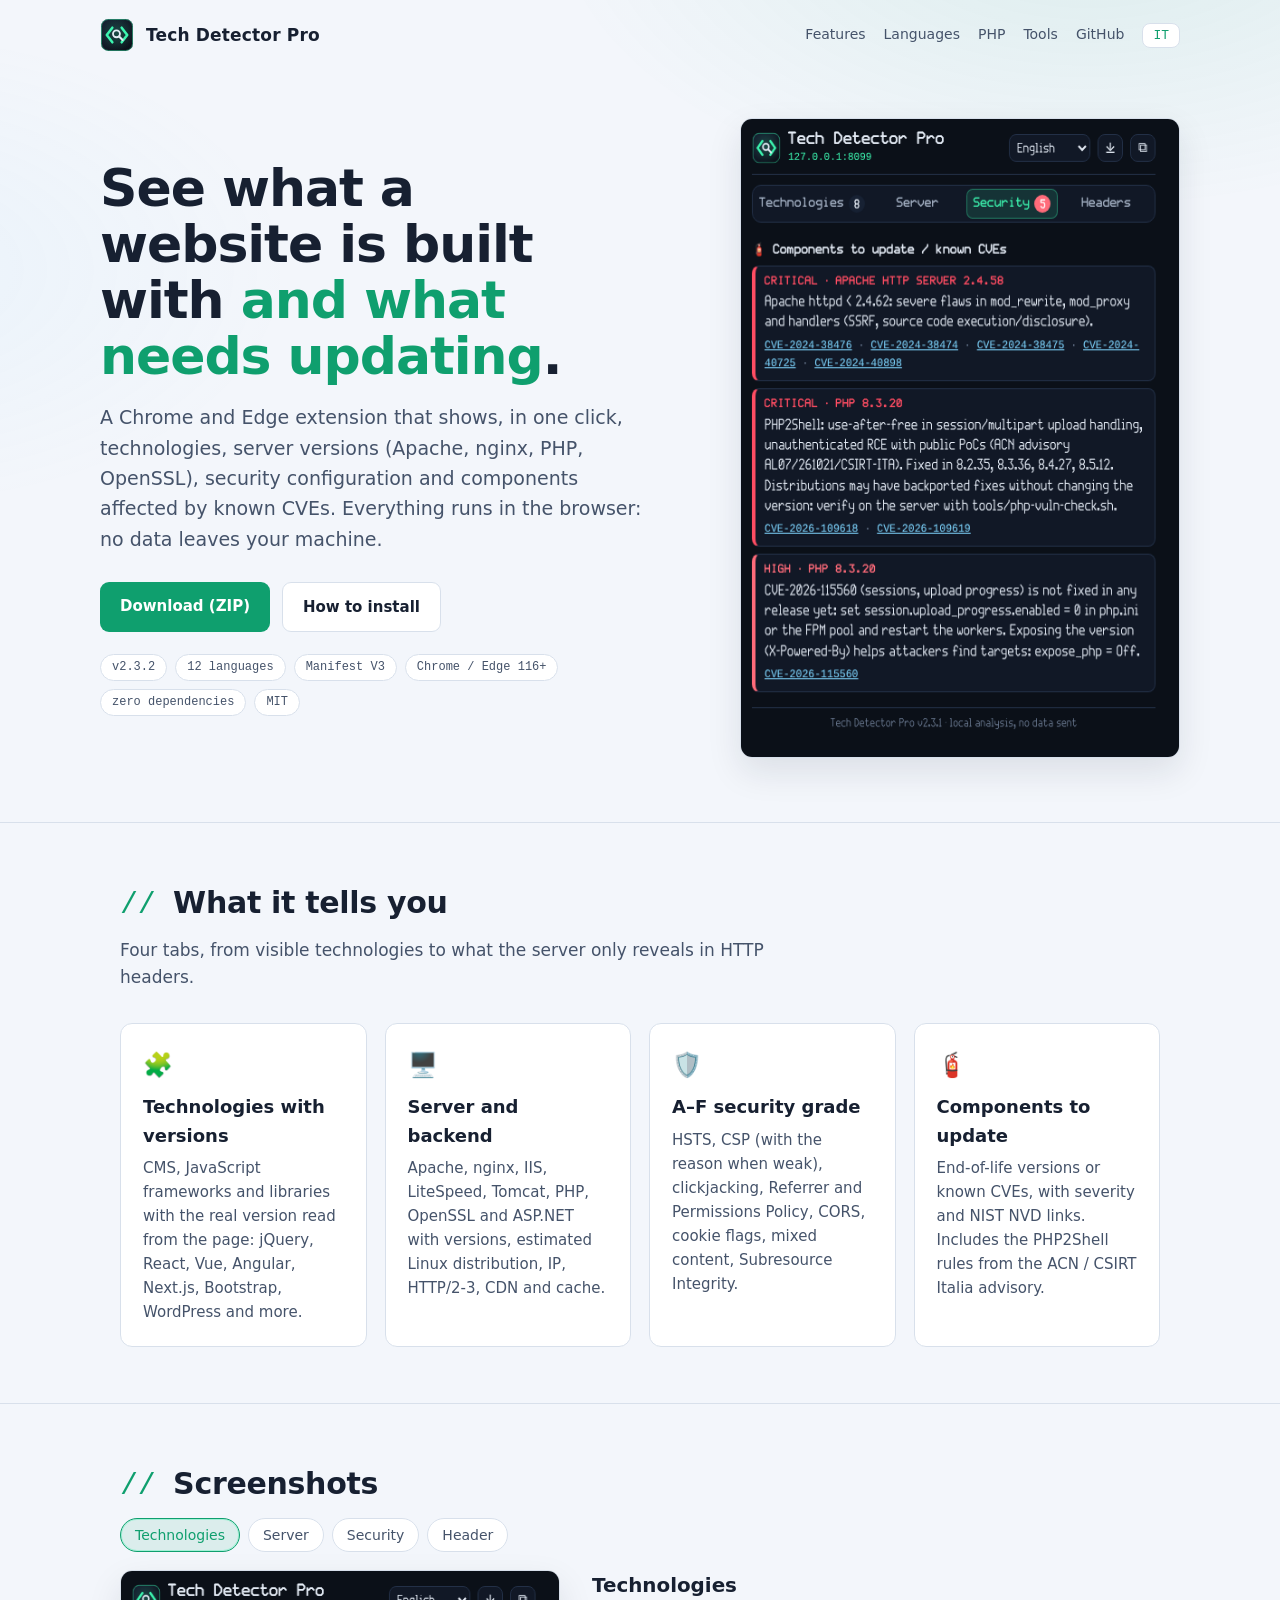
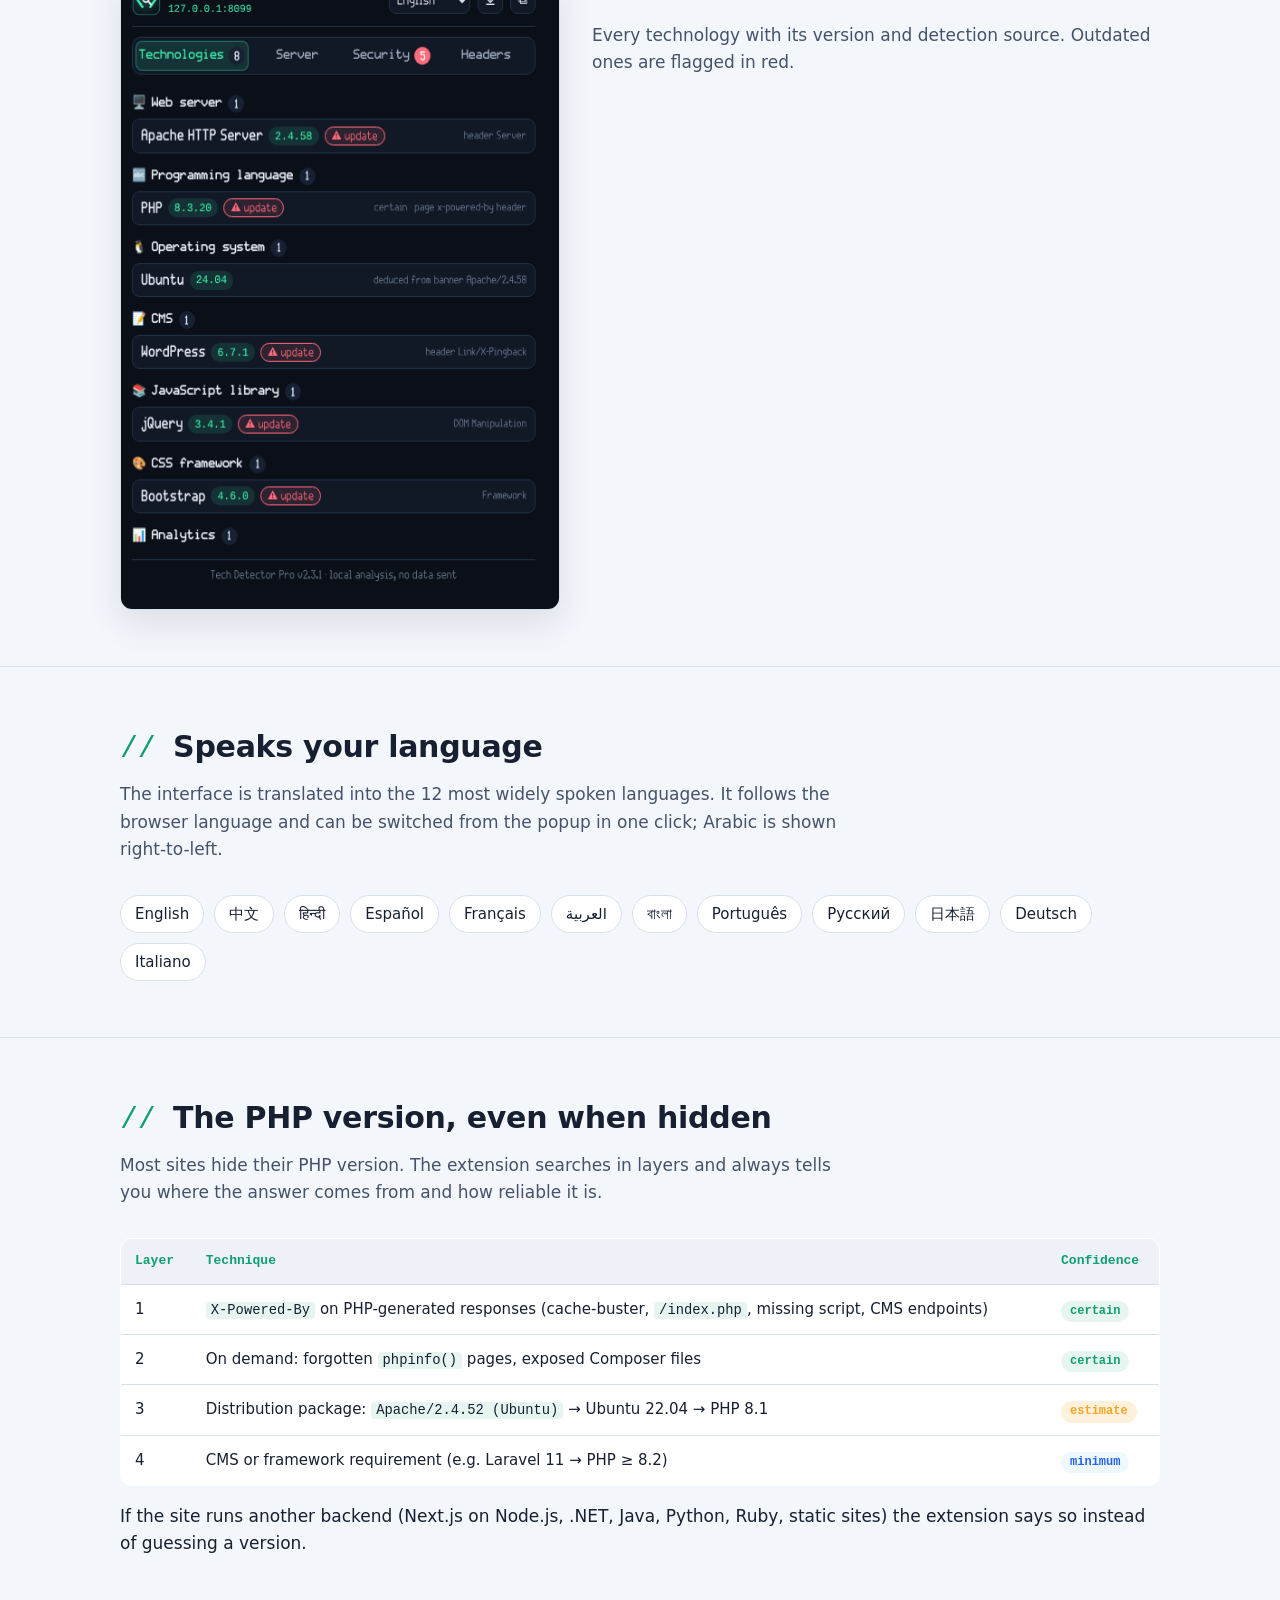
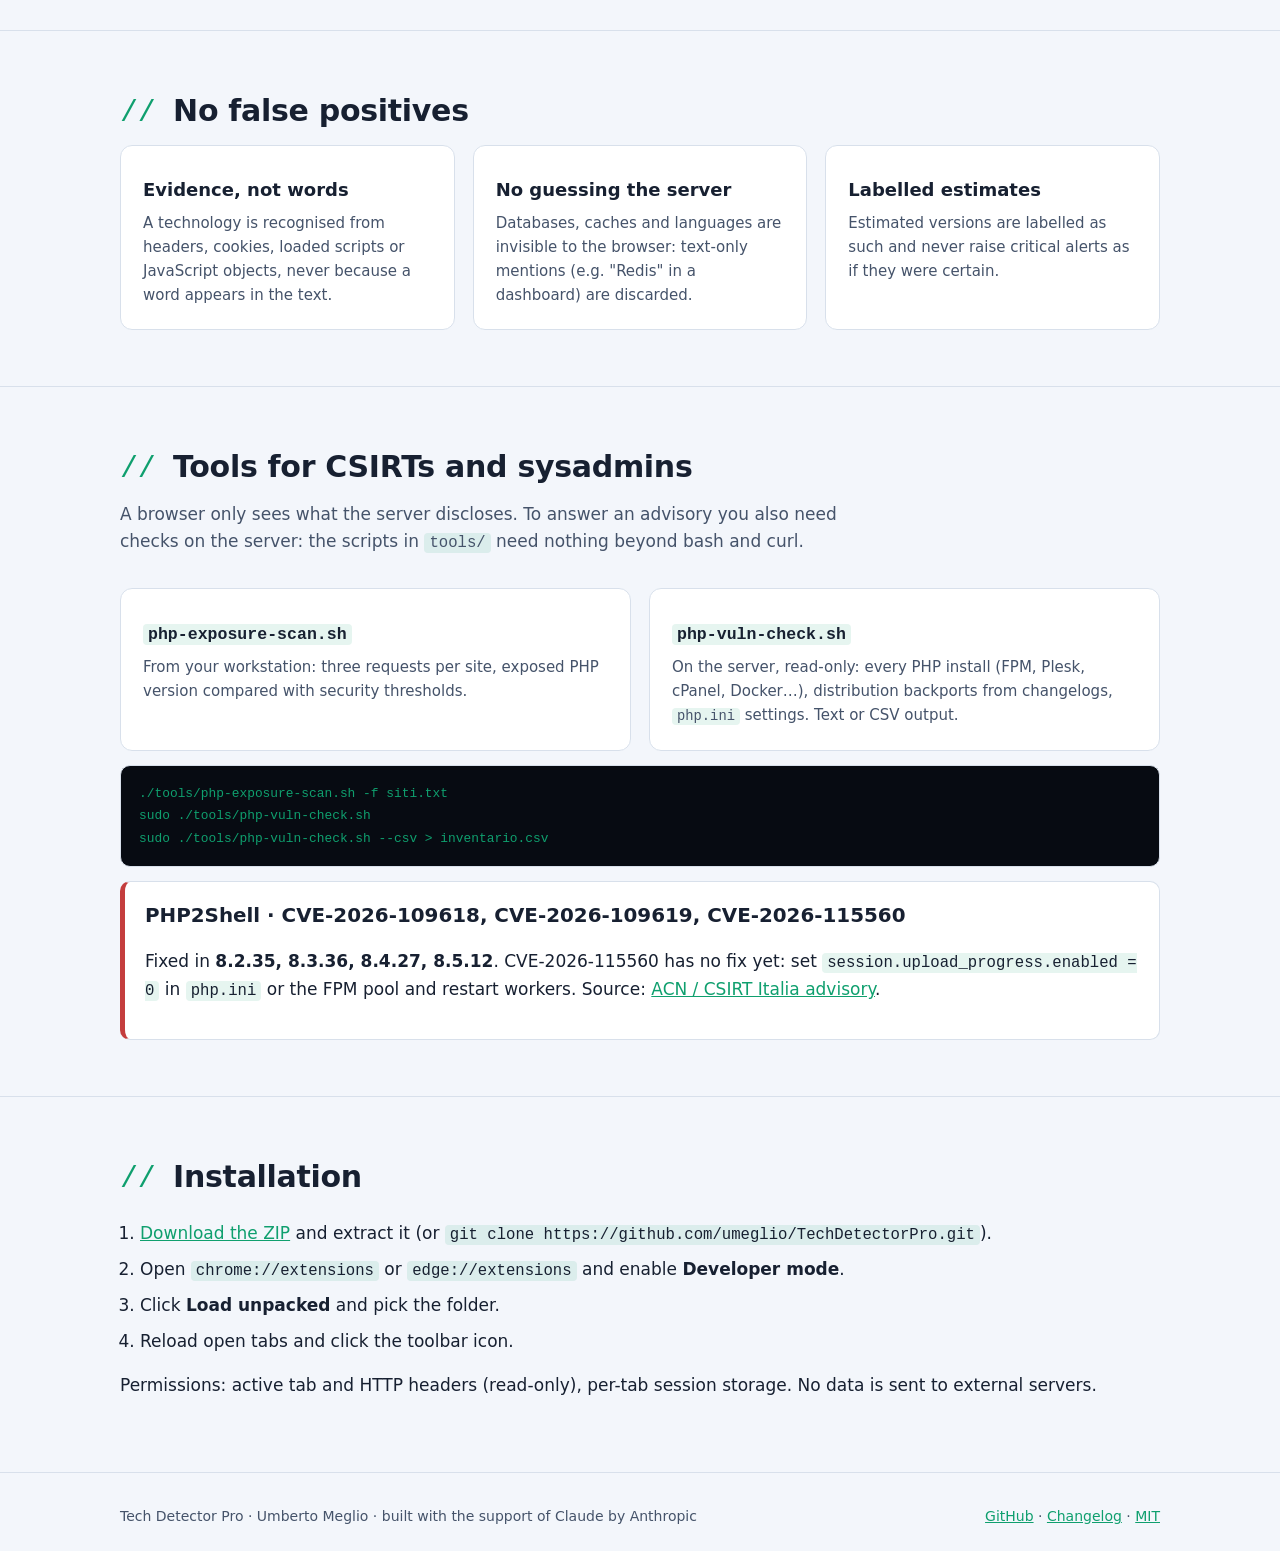
<file: index.html>
<!DOCTYPE html>
<!--
  Tech Detector Pro - pagina di presentazione (GitHub Pages)
  Autore: Umberto Meglio - Supporto alla creazione: Claude di Anthropic
-->
<html lang="it">
<head>
  <meta charset="UTF-8">
  <meta name="viewport" content="width=device-width, initial-scale=1">
  <title>Tech Detector Pro</title>
  <meta name="description" content="Estensione Chrome/Edge: tecnologie di un sito, versioni del server (Apache, nginx, PHP, OpenSSL), voto di sicurezza e componenti vulnerabili (CVE). Analisi locale, zero dipendenze.">
  <meta property="og:title" content="Tech Detector Pro">
  <meta property="og:description" content="Con che cosa è costruito un sito, quale software gira sul server e cosa va aggiornato. In un clic, nel browser.">
  <meta property="og:image" content="https://umeglio.github.io/TechDetectorPro/screenshots/en/security-tab.png">
  <link rel="icon" type="image/svg+xml" href="icons/icon.svg">
  <style>
    /* miraFONT (CC0, https://umeglio.github.io/miraFONT/) - Spline per titoli, Text per i testi, Linear per il codice */
    @font-face { font-family: 'miraFONT'; font-weight: 300; font-display: swap; src: url('https://umeglio.github.io/miraFONT/fonts/Spline/miraFONT-Light-Spline.woff') format('woff'); }
    @font-face { font-family: 'miraFONT'; font-weight: 400 500; font-display: swap; src: url('https://umeglio.github.io/miraFONT/fonts/Spline/miraFONT-Regular-Spline.woff') format('woff'); }
    @font-face { font-family: 'miraFONT'; font-weight: 600 800; font-display: swap; src: url('https://umeglio.github.io/miraFONT/fonts/Spline/miraFONT-Bold-Spline.woff') format('woff'); }
    @font-face { font-family: 'miraFONT Text'; font-weight: 400 500; font-display: swap; src: url('https://umeglio.github.io/miraFONT/fonts/Text/miraFONT-Regular-Text.woff') format('woff'); }
    @font-face { font-family: 'miraFONT Text'; font-weight: 600 800; font-display: swap; src: url('https://umeglio.github.io/miraFONT/fonts/Text/miraFONT-Bold-Text.woff') format('woff'); }
    @font-face { font-family: 'miraFONT Linear'; font-weight: 400; font-display: swap; src: url('https://umeglio.github.io/miraFONT/fonts/Linear/miraFONT-Regular-Linear.woff') format('woff'); }

    /* palette miraNTIS: scura di default, chiara con il tema di sistema */
    :root {
      --bg: #0b1018; --surface: #111826; --soft: #172133; --fg: #e4ebf5; --muted: #a9b6c9; --line: #233047;
      --accent: #3df5b0; --accent-2: #7dd3fc; --accent-ink: #04120c; --accent-soft: rgba(61,245,176,.12);
      --crit: #ff6b7a; --ok: #3df5b0; --radius: 12px;
      --glow: 0 0 0 1px rgba(61,245,176,.35), 0 0 24px rgba(61,245,176,.18);
      --shadow: 0 18px 40px rgba(0,0,0,.45);
      --brand: 'miraFONT', system-ui, -apple-system, 'Segoe UI', Roboto, sans-serif;
      --sans: 'miraFONT Text', system-ui, -apple-system, 'Segoe UI', Roboto, sans-serif;
      --mono: 'miraFONT Linear', 'miraFONT', ui-monospace, 'Cascadia Code', Consolas, monospace;
    }
    @media (prefers-color-scheme: light) {
      :root { --bg: #f3f6fb; --surface: #ffffff; --soft: #eef2f8; --fg: #172031; --muted: #45536a; --line: #d8e0eb;
        --accent: #0f9f6e; --accent-2: #2563eb; --accent-ink: #ffffff; --accent-soft: rgba(15,159,110,.10);
        --crit: #c43d3d; --ok: #0f9f6e;
        --glow: 0 0 0 1px rgba(15,159,110,.35), 0 6px 20px rgba(15,159,110,.12);
        --shadow: 0 14px 34px rgba(23,32,49,.10); }
      .pill.s { color: #b45309; }
    }
    * { box-sizing: border-box; }
    html { scroll-behavior: smooth; }
    body { margin: 0; background: var(--bg); color: var(--fg);
      font: 17px/1.6 var(--sans); }
    body::before { content: ''; position: fixed; inset: 0; pointer-events: none; z-index: -1;
      background: radial-gradient(900px 500px at 85% -10%, var(--accent-soft), transparent 60%), radial-gradient(700px 400px at -10% 30%, rgba(125,211,252,.07), transparent 60%); }
    a { color: var(--accent); }
    .wrap { max-width: 1080px; margin: 0 auto; padding: 0 20px; }
    header.top { display: flex; align-items: center; gap: 12px; padding: 18px 0; }
    header.top img { width: 34px; height: 34px; }
    header.top b { font: 700 17px var(--brand); letter-spacing: .01em; }
    header.top nav a, .btn, .tabs button, .card h3, .caption h3, .alert h3 { font-family: var(--brand); }
    header.top nav { margin-left: auto; display: flex; gap: 18px; font-size: 14px; }
    header.top nav a { color: var(--muted); text-decoration: none; }
    header.top nav a:hover { color: var(--fg); }
    .lang { font-family: var(--mono); border: 1px solid var(--line); background: var(--surface); color: var(--accent); border-radius: 8px;
      padding: 4px 10px; cursor: pointer; font-size: 13px; }

    .hero { display: grid; grid-template-columns: 1.05fr .95fr; gap: 48px; align-items: center; padding: 48px 0 64px; }
    .hero h1 { font-family: var(--brand); font-size: clamp(32px, 5vw, 52px); line-height: 1.08; margin: 0 0 18px; letter-spacing: -.02em; font-weight: 700; }
    .hero h1 span { color: var(--accent); }
    .hero p.lead { font-size: 19px; color: var(--muted); margin: 0 0 28px; }
    .cta { display: flex; flex-wrap: wrap; gap: 12px; }
    .btn { display: inline-block; padding: 12px 20px; border-radius: 9px; font-weight: 600; text-decoration: none; font-size: 15px; transition: box-shadow .15s, border-color .15s, transform .08s; }
    .btn:active { transform: translateY(1px); }
    .btn.primary { background: var(--accent); color: var(--accent-ink); }
    .btn.primary:hover { box-shadow: var(--glow); }
    
    .btn.ghost { border: 1px solid var(--line); color: var(--fg); background: var(--surface); }
    .btn.ghost:hover { border-color: var(--accent); }
    .badges { margin-top: 22px; display: flex; flex-wrap: wrap; gap: 8px; font-size: 13px; color: var(--muted); }
    .badges span { border: 1px solid var(--line); border-radius: 999px; padding: 3px 11px; background: var(--surface); font-family: var(--mono); font-size: 12px; }
    .shot { position: relative; }
    .shot img { width: 100%; max-width: 440px; display: block; margin-left: auto; border-radius: var(--radius);
      border: 1px solid var(--line); box-shadow: var(--shadow); background: #fff; }

    section { padding: 56px 0; border-top: 1px solid var(--line); }
    section h2 { font-family: var(--brand); font-size: 30px; margin: 0 0 8px; letter-spacing: -.01em; font-weight: 700; }
    section h2::before { content: '// '; color: var(--accent); font-family: var(--mono); font-weight: 400; }
    section p.sub { color: var(--muted); margin: 0 0 32px; max-width: 720px; }
    .grid { display: grid; grid-template-columns: repeat(auto-fit, minmax(240px, 1fr)); gap: 18px; }
    .card { background: var(--surface); border: 1px solid var(--line); border-radius: var(--radius); padding: 22px; transition: border-color .15s, box-shadow .15s; }
    .card:hover { border-color: var(--accent); box-shadow: var(--glow); }
    .card .ico { font-size: 24px; }
    .card h3 { margin: 8px 0 6px; font-size: 18px; }
    .card p { margin: 0; color: var(--muted); font-size: 15px; }

    .tabs { display: flex; flex-wrap: wrap; gap: 8px; margin-bottom: 18px; }
    .tabs button { border: 1px solid var(--line); background: var(--surface); color: var(--muted); padding: 8px 14px;
      border-radius: 99px; cursor: pointer; font-size: 14px; }
    .tabs button { font-family: var(--brand); }
    .tabs button[aria-selected="true"] { background: var(--accent-soft); border-color: var(--accent); color: var(--accent); box-shadow: inset 0 0 0 1px rgba(61,245,176,.35); }
    .gallery { display: grid; grid-template-columns: minmax(0, 440px) 1fr; gap: 32px; align-items: start; }
    .gallery img { width: 100%; border-radius: var(--radius); border: 1px solid var(--line); box-shadow: var(--shadow); background: #fff; }
    .gallery .caption h3 { margin-top: 0; }
    .gallery .caption p { color: var(--muted); }

    table { width: 100%; border-collapse: collapse; background: var(--surface); border: 1px solid var(--line);
      border-radius: var(--radius); overflow: hidden; font-size: 15px; }
    th, td { text-align: left; padding: 12px 14px; border-bottom: 1px solid var(--line); vertical-align: top; }
    th { background: var(--soft); font-weight: 600; font-family: var(--mono); font-size: 13px; color: var(--accent); }
    tr:last-child td { border-bottom: 0; }
    .pill { display: inline-block; font-size: 12px; font-weight: 600; padding: 1px 9px; border-radius: 99px; }
    .pill { font-family: var(--mono); }
    .pill.c { background: var(--accent-soft); color: var(--accent); } .pill.s { background: rgba(245,158,11,.14); color: #f5a524; }
    .pill.m { background: rgba(125,211,252,.14); color: var(--accent-2); }

    .langs { display: flex; flex-wrap: wrap; gap: 10px; }
    .langs span { border: 1px solid var(--line); background: var(--surface); border-radius: 999px; padding: 6px 14px; font-size: 15px; }
    .langs span:hover { border-color: var(--accent); box-shadow: var(--glow); }
    .alert { border-left: 5px solid var(--crit); background: var(--surface); border-radius: 10px; padding: 18px 20px;
      border-top: 1px solid var(--line); border-right: 1px solid var(--line); border-bottom: 1px solid var(--line); }
    .alert h3 { margin: 0 0 6px; }
    pre { background: #070b12; color: #e4ebf5; padding: 16px 18px; border-radius: 10px; overflow-x: auto; font-size: 14px; border: 1px solid var(--line); }
    pre code { color: var(--ok); }
    code { font-family: var(--mono); font-size: .92em; }
    p code, li code, td code, h3 code { background: var(--accent-soft); padding: 1px 5px; border-radius: 4px; overflow-wrap: anywhere; }
    ol.steps { padding-left: 20px; } ol.steps li { margin-bottom: 8px; }

    footer { border-top: 1px solid var(--line); padding: 32px 0 48px; color: var(--muted); font-size: 14px; }
    footer .wrap { display: flex; flex-wrap: wrap; gap: 12px; justify-content: space-between; }

    [data-lang="en"] .it, [data-lang="it"] .en { display: none; }

    @media (max-width: 820px) {
      .hero, .gallery { grid-template-columns: 1fr; gap: 28px; }
      .shot img { margin: 0 auto; }
      header.top nav a.hide-sm { display: none; }
      table { font-size: 14px; } th, td { padding: 10px; }
    }
  </style>
</head>
<body data-lang="it">
  <header class="wrap top">
    <img src="icons/icon.svg" alt="">
    <b>Tech Detector Pro</b>
    <nav>
      <a class="hide-sm" href="#funzioni"><span class="it">Funzioni</span><span class="en">Features</span></a>
      <a class="hide-sm" href="#lingue"><span class="it">Lingue</span><span class="en">Languages</span></a>
      <a class="hide-sm" href="#php">PHP</a>
      <a class="hide-sm" href="#strumenti"><span class="it">Strumenti</span><span class="en">Tools</span></a>
      <a href="https://github.com/umeglio/TechDetectorPro">GitHub</a>
      <button class="lang" id="lang" type="button">EN</button>
    </nav>
  </header>

  <main>
    <div class="wrap hero">
      <div>
        <h1 class="it">Scopri con cosa è fatto un sito <span>e cosa va aggiornato</span>.</h1>
        <h1 class="en">See what a website is built with <span>and what needs updating</span>.</h1>
        <p class="lead it">Estensione per Chrome ed Edge che, in un clic, mostra tecnologie, versioni del server (Apache, nginx, PHP, OpenSSL), configurazione di sicurezza e componenti esposti a CVE note. Tutto nel browser: nessun dato inviato a terzi.</p>
        <p class="lead en">A Chrome and Edge extension that shows, in one click, technologies, server versions (Apache, nginx, PHP, OpenSSL), security configuration and components affected by known CVEs. Everything runs in the browser: no data leaves your machine.</p>
        <div class="cta">
          <a class="btn primary" href="https://github.com/umeglio/TechDetectorPro/archive/refs/heads/main.zip"><span class="it">Scarica (ZIP)</span><span class="en">Download (ZIP)</span></a>
          <a class="btn ghost" href="#installazione"><span class="it">Come si installa</span><span class="en">How to install</span></a>
        </div>
        <div class="badges"><span>v2.3.2</span><span class="it">12 lingue</span><span class="en">12 languages</span><span>Manifest V3</span><span>Chrome / Edge 116+</span><span class="it">zero dipendenze</span><span class="en">zero dependencies</span><span>MIT</span></div>
      </div>
      <div class="shot"><img id="hero-shot" src="screenshots/it/security-tab.png" alt="Scheda Sicurezza: componenti da aggiornare con CVE" width="484" height="640"></div>
    </div>

    <section id="funzioni">
      <div class="wrap">
        <h2 class="it">Cosa ti dice</h2><h2 class="en">What it tells you</h2>
        <p class="sub it">Quattro schede, dalle tecnologie visibili a quelle che il server rivela solo negli header HTTP.</p>
        <p class="sub en">Four tabs, from visible technologies to what the server only reveals in HTTP headers.</p>
        <div class="grid">
          <div class="card"><div class="ico">🧩</div>
            <h3 class="it">Tecnologie con versione</h3><h3 class="en">Technologies with versions</h3>
            <p class="it">CMS, framework e librerie JavaScript con la versione reale letta dalla pagina: jQuery, React, Vue, Angular, Next.js, Bootstrap, WordPress e molte altre.</p>
            <p class="en">CMS, JavaScript frameworks and libraries with the real version read from the page: jQuery, React, Vue, Angular, Next.js, Bootstrap, WordPress and more.</p></div>
          <div class="card"><div class="ico">🖥️</div>
            <h3 class="it">Server e backend</h3><h3 class="en">Server and backend</h3>
            <p class="it">Apache, nginx, IIS, LiteSpeed, Tomcat, PHP, OpenSSL e ASP.NET con versione, distribuzione Linux stimata, IP, protocollo HTTP/2-3, CDN e cache.</p>
            <p class="en">Apache, nginx, IIS, LiteSpeed, Tomcat, PHP, OpenSSL and ASP.NET with versions, estimated Linux distribution, IP, HTTP/2-3, CDN and cache.</p></div>
          <div class="card"><div class="ico">🛡️</div>
            <h3 class="it">Voto di sicurezza A–F</h3><h3 class="en">A–F security grade</h3>
            <p class="it">HSTS, CSP (con il motivo se è debole), clickjacking, Referrer e Permissions Policy, CORS, flag dei cookie, contenuti misti, Subresource Integrity.</p>
            <p class="en">HSTS, CSP (with the reason when weak), clickjacking, Referrer and Permissions Policy, CORS, cookie flags, mixed content, Subresource Integrity.</p></div>
          <div class="card"><div class="ico">🧯</div>
            <h3 class="it">Componenti da aggiornare</h3><h3 class="en">Components to update</h3>
            <p class="it">Versioni fuori supporto o con CVE note, con gravità e link a NIST NVD. Include le regole PHP2Shell dell'avviso ACN/CSIRT Italia.</p>
            <p class="en">End-of-life versions or known CVEs, with severity and NIST NVD links. Includes the PHP2Shell rules from the ACN / CSIRT Italia advisory.</p></div>
        </div>
      </div>
    </section>

    <section>
      <div class="wrap">
        <h2 class="it">Come appare</h2><h2 class="en">Screenshots</h2>
        <div class="tabs" role="tablist" id="gtabs">
          <button role="tab" aria-selected="true" data-i="0"><span class="it">Tecnologie</span><span class="en">Technologies</span></button>
          <button role="tab" aria-selected="false" data-i="1">Server</button>
          <button role="tab" aria-selected="false" data-i="2"><span class="it">Sicurezza</span><span class="en">Security</span></button>
          <button role="tab" aria-selected="false" data-i="3">Header</button>
        </div>
        <div class="gallery">
          <img id="gimg" src="screenshots/it/tech-tab.png" alt="" width="484" height="640">
          <div class="caption" id="gcap"></div>
        </div>
      </div>
    </section>

    <section id="lingue">
      <div class="wrap">
        <h2 class="it">Parla la tua lingua</h2><h2 class="en">Speaks your language</h2>
        <p class="sub it">L'interfaccia è tradotta nelle 12 lingue più parlate al mondo. Segue la lingua del browser e si cambia con un clic dal popup; l'arabo si legge da destra a sinistra.</p>
        <p class="sub en">The interface is translated into the 12 most widely spoken languages. It follows the browser language and can be switched from the popup in one click; Arabic is shown right-to-left.</p>
        <div class="langs">
          <span>English</span><span>中文</span><span>हिन्दी</span><span>Español</span><span>Français</span><span dir="rtl">العربية</span>
          <span>বাংলা</span><span>Português</span><span>Русский</span><span>日本語</span><span>Deutsch</span><span>Italiano</span>
        </div>
      </div>
    </section>

    <section id="php">
      <div class="wrap">
        <h2 class="it">La versione di PHP, anche quando è nascosta</h2>
        <h2 class="en">The PHP version, even when hidden</h2>
        <p class="sub it">Quasi tutti i siti nascondono la versione di PHP. L'estensione la cerca a livelli e ti dice sempre da dove arriva e quanto è affidabile.</p>
        <p class="sub en">Most sites hide their PHP version. The extension searches in layers and always tells you where the answer comes from and how reliable it is.</p>
        <table>
          <thead><tr><th class="it">Livello</th><th class="en">Layer</th><th class="it">Tecnica</th><th class="en">Technique</th><th class="it">Affidabilità</th><th class="en">Confidence</th></tr></thead>
          <tbody>
            <tr><td>1</td>
              <td class="it"><code>X-Powered-By</code> sulle risposte che PHP genera direttamente (cache-buster, <code>/index.php</code>, script inesistente, pagine del CMS)</td>
              <td class="en"><code>X-Powered-By</code> on PHP-generated responses (cache-buster, <code>/index.php</code>, missing script, CMS endpoints)</td>
              <td><span class="pill c it">certa</span><span class="pill c en">certain</span></td></tr>
            <tr><td>2</td>
              <td class="it">Su richiesta: pagine <code>phpinfo()</code> dimenticate, file di Composer esposti</td>
              <td class="en">On demand: forgotten <code>phpinfo()</code> pages, exposed Composer files</td>
              <td><span class="pill c it">certa</span><span class="pill c en">certain</span></td></tr>
            <tr><td>3</td>
              <td class="it">Pacchetto della distribuzione: <code>Apache/2.4.52 (Ubuntu)</code> → Ubuntu 22.04 → PHP 8.1</td>
              <td class="en">Distribution package: <code>Apache/2.4.52 (Ubuntu)</code> → Ubuntu 22.04 → PHP 8.1</td>
              <td><span class="pill s it">stima</span><span class="pill s en">estimate</span></td></tr>
            <tr><td>4</td>
              <td class="it">Requisito del CMS o framework (es. Laravel 11 → PHP ≥ 8.2)</td>
              <td class="en">CMS or framework requirement (e.g. Laravel 11 → PHP ≥ 8.2)</td>
              <td><span class="pill m it">minimo</span><span class="pill m en">minimum</span></td></tr>
          </tbody>
        </table>
        <p class="it">Se il sito usa un altro backend (Next.js su Node.js, .NET, Java, Python, Ruby, siti statici) l'estensione lo dice invece di inventare una versione.</p>
        <p class="en">If the site runs another backend (Next.js on Node.js, .NET, Java, Python, Ruby, static sites) the extension says so instead of guessing a version.</p>
      </div>
    </section>

    <section>
      <div class="wrap">
        <h2 class="it">Niente falsi positivi</h2><h2 class="en">No false positives</h2>
        <div class="grid">
          <div class="card"><h3 class="it">Prove, non parole</h3><h3 class="en">Evidence, not words</h3>
            <p class="it">Una tecnologia è riconosciuta da header, cookie, script caricati o oggetti JavaScript, mai perché una parola compare nel testo.</p>
            <p class="en">A technology is recognised from headers, cookies, loaded scripts or JavaScript objects, never because a word appears in the text.</p></div>
          <div class="card"><h3 class="it">Il server non si indovina</h3><h3 class="en">No guessing the server</h3>
            <p class="it">Database, cache e linguaggi non sono visibili dal browser: se compaiono solo nel testo (es. "Redis" in una dashboard) vengono scartati.</p>
            <p class="en">Databases, caches and languages are invisible to the browser: text-only mentions (e.g. "Redis" in a dashboard) are discarded.</p></div>
          <div class="card"><h3 class="it">Stime dichiarate</h3><h3 class="en">Labelled estimates</h3>
            <p class="it">Le versioni stimate sono etichettate come tali e non generano allarmi critici come se fossero certe.</p>
            <p class="en">Estimated versions are labelled as such and never raise critical alerts as if they were certain.</p></div>
        </div>
      </div>
    </section>

    <section id="strumenti">
      <div class="wrap">
        <h2 class="it">Strumenti per CSIRT e sistemisti</h2><h2 class="en">Tools for CSIRTs and sysadmins</h2>
        <p class="sub it">Il browser vede solo ciò che il server espone. Per rispondere a una segnalazione servono anche verifiche sul server: gli script in <code>tools/</code> non richiedono nulla oltre a bash e curl.</p>
        <p class="sub en">A browser only sees what the server discloses. To answer an advisory you also need checks on the server: the scripts in <code>tools/</code> need nothing beyond bash and curl.</p>
        <div class="grid">
          <div class="card"><h3><code>php-exposure-scan.sh</code></h3>
            <p class="it">Dalla tua postazione: tre richieste per sito, versione PHP esposta e confronto con le soglie di sicurezza.</p>
            <p class="en">From your workstation: three requests per site, exposed PHP version compared with security thresholds.</p></div>
          <div class="card"><h3><code>php-vuln-check.sh</code></h3>
            <p class="it">Sul server, in sola lettura: tutte le installazioni PHP (FPM, Plesk, cPanel, Docker…), backport delle distribuzioni dai changelog, parametri di <code>php.ini</code>. Output testo o CSV.</p>
            <p class="en">On the server, read-only: every PHP install (FPM, Plesk, cPanel, Docker…), distribution backports from changelogs, <code>php.ini</code> settings. Text or CSV output.</p></div>
        </div>
<pre><code>./tools/php-exposure-scan.sh -f siti.txt
sudo ./tools/php-vuln-check.sh
sudo ./tools/php-vuln-check.sh --csv &gt; inventario.csv</code></pre>
        <div class="alert">
          <h3>PHP2Shell · CVE-2026-109618, CVE-2026-109619, CVE-2026-115560</h3>
          <p class="it">Corrette in <b>8.2.35, 8.3.36, 8.4.27, 8.5.12</b>. CVE-2026-115560 non è ancora corretta da alcuna release: impostare <code>session.upload_progress.enabled = 0</code> in <code>php.ini</code> o nel pool FPM e riavviare i worker. Fonte: <a href="https://www.acn.gov.it/portale/w/php2shell-sanate-vulnerabilita-critiche-in-php">avviso ACN / CSIRT Italia</a>.</p>
          <p class="en">Fixed in <b>8.2.35, 8.3.36, 8.4.27, 8.5.12</b>. CVE-2026-115560 has no fix yet: set <code>session.upload_progress.enabled = 0</code> in <code>php.ini</code> or the FPM pool and restart workers. Source: <a href="https://www.acn.gov.it/portale/w/php2shell-sanate-vulnerabilita-critiche-in-php">ACN / CSIRT Italia advisory</a>.</p>
        </div>
      </div>
    </section>

    <section id="installazione">
      <div class="wrap">
        <h2 class="it">Installazione</h2><h2 class="en">Installation</h2>
        <ol class="steps it">
          <li><a href="https://github.com/umeglio/TechDetectorPro/archive/refs/heads/main.zip">Scarica lo ZIP</a> ed estrailo (oppure <code>git clone https://github.com/umeglio/TechDetectorPro.git</code>).</li>
          <li>Apri <code>chrome://extensions</code> o <code>edge://extensions</code> e attiva la <b>Modalità sviluppatore</b>.</li>
          <li>Clicca <b>Carica estensione non pacchettizzata</b> e scegli la cartella.</li>
          <li>Ricarica le schede già aperte e clicca l'icona sulla barra.</li>
        </ol>
        <ol class="steps en">
          <li><a href="https://github.com/umeglio/TechDetectorPro/archive/refs/heads/main.zip">Download the ZIP</a> and extract it (or <code>git clone https://github.com/umeglio/TechDetectorPro.git</code>).</li>
          <li>Open <code>chrome://extensions</code> or <code>edge://extensions</code> and enable <b>Developer mode</b>.</li>
          <li>Click <b>Load unpacked</b> and pick the folder.</li>
          <li>Reload open tabs and click the toolbar icon.</li>
        </ol>
        <p class="it">Permessi: lettura della scheda attiva e degli header HTTP, memoria di sessione per scheda. Nessun dato viene inviato a server esterni.</p>
        <p class="en">Permissions: active tab and HTTP headers (read-only), per-tab session storage. No data is sent to external servers.</p>
      </div>
    </section>
  </main>

  <footer>
    <div class="wrap">
      <span>Tech Detector Pro · Umberto Meglio · <span class="it">realizzato con il supporto di Claude di Anthropic</span><span class="en">built with the support of Claude by Anthropic</span></span>
      <span><a href="https://github.com/umeglio/TechDetectorPro">GitHub</a> · <a href="https://github.com/umeglio/TechDetectorPro/blob/main/CHANGELOG.md">Changelog</a> · <a href="https://github.com/umeglio/TechDetectorPro/blob/main/LICENSE">MIT</a></span>
    </div>
  </footer>

  <script>
    (function () {
      'use strict';
      var SHOTS = [
        { src: 'tech-tab.png',
          it: ['Tecnologie', 'Ogni tecnologia con la sua versione e la fonte del rilevamento. Quelle da aggiornare sono marcate in rosso.'],
          en: ['Technologies', 'Every technology with its version and detection source. Outdated ones are flagged in red.'] },
        { src: 'server-tab.png',
          it: ['Server', 'IP, protocollo, software del server, distribuzione stimata, cache, tempi di risposta, cookie e versione di PHP.'],
          en: ['Server', 'IP, protocol, server software, estimated distribution, cache, timings, cookies and PHP version.'] },
        { src: 'security-tab.png',
          it: ['Sicurezza', 'Componenti vulnerabili con gravità e CVE, poi il voto A–F sugli header di sicurezza con il dettaglio di ogni controllo.'],
          en: ['Security', 'Vulnerable components with severity and CVEs, then the A–F grade on security headers with per-check details.'] },
        { src: 'headers-tab.png',
          it: ['Header', 'Tutti gli header HTTP della risposta principale, per chi vuole vedere i dati grezzi.'],
          en: ['Headers', 'All HTTP headers of the main response, for anyone who wants the raw data.'] }
      ];
      var current = 0;
      function lang() { return document.body.getAttribute('data-lang'); }
      function show(i) {
        current = i;
        var s = SHOTS[i], t = s[lang()];
        var img = document.getElementById('gimg');
        img.src = 'screenshots/' + lang() + '/' + s.src; img.alt = t[0];
        document.getElementById('hero-shot').src = 'screenshots/' + lang() + '/security-tab.png';
        var cap = document.getElementById('gcap');
        cap.textContent = '';
        var h = document.createElement('h3'); h.textContent = t[0];
        var p = document.createElement('p'); p.textContent = t[1];
        cap.appendChild(h); cap.appendChild(p);
        document.querySelectorAll('#gtabs button').forEach(function (b) {
          b.setAttribute('aria-selected', String(+b.dataset.i === i));
        });
      }
      document.querySelectorAll('#gtabs button').forEach(function (b) {
        b.addEventListener('click', function () { show(+b.dataset.i); });
      });
      function setLang(l) {
        document.body.setAttribute('data-lang', l);
        document.documentElement.lang = l;
        document.getElementById('lang').textContent = l === 'it' ? 'EN' : 'IT';
        try { localStorage.setItem('tdp-lang', l); } catch (e) { /* storage non disponibile */ }
        show(current);
      }
      document.getElementById('lang').addEventListener('click', function () { setLang(lang() === 'it' ? 'en' : 'it'); });
      var saved = null;
      try { saved = localStorage.getItem('tdp-lang'); } catch (e) { /* ignora */ }
      setLang(saved || ((navigator.language || 'it').slice(0, 2) === 'it' ? 'it' : 'en'));
    })();
  </script>
</body>
</html>
</file>
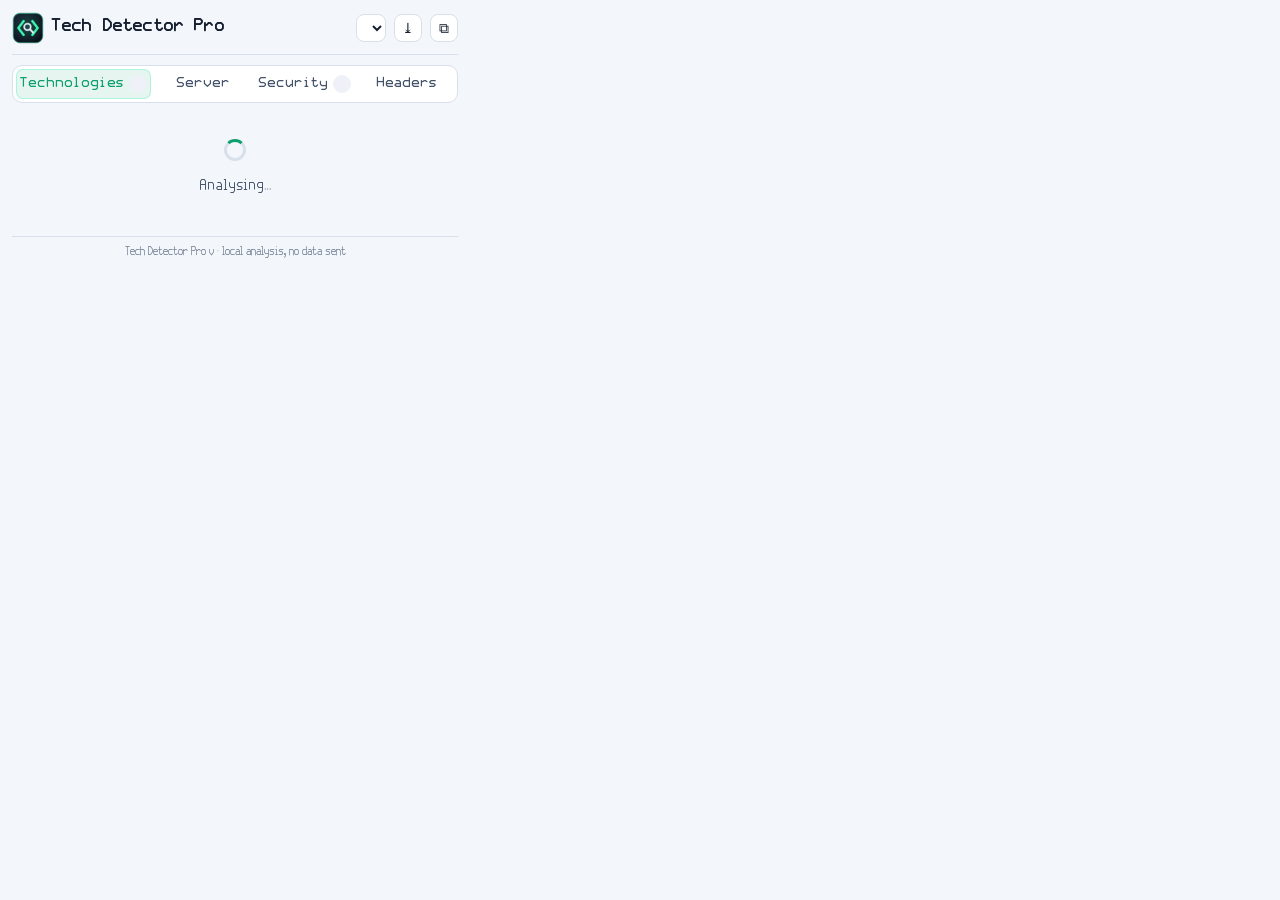
<file: popup.html>
<!DOCTYPE html>
<!--
  Tech Detector Pro - popup
  Autore: Umberto Meglio - Supporto alla creazione: Claude di Anthropic
-->
<html lang="en">
<head>
  <meta charset="UTF-8">
  <title>Tech Detector Pro</title>
  <link rel="stylesheet" href="popup.css">
</head>
<body>
  <header>
    <img src="icons/icon48.png" class="logo" alt="">
    <div class="title">
      <h1>Tech Detector Pro</h1>
      <div id="host" class="host"></div>
    </div>
    <select id="lang" class="lang" data-i18n-title="ui.language" aria-label="Language"></select>
    <button id="btn-export" class="icon-btn" data-i18n-title="ui.export">⤓</button>
    <button id="btn-copy" class="icon-btn" data-i18n-title="ui.copy">⧉</button>
  </header>

  <nav class="tabs">
    <button class="tab active" data-tab="tech"><span data-i18n="ui.tabTech">Technologies</span> <span id="cnt-tech" class="pill"></span></button>
    <button class="tab" data-tab="server"><span data-i18n="ui.tabServer">Server</span></button>
    <button class="tab" data-tab="security"><span data-i18n="ui.tabSecurity">Security</span> <span id="cnt-sec" class="pill"></span></button>
    <button class="tab" data-tab="headers"><span data-i18n="ui.tabHeaders">Headers</span></button>
  </nav>

  <div id="loading" class="loading">
    <div class="spinner"></div>
    <div data-i18n="ui.loading">Analysing…</div>
  </div>

  <main>
    <section id="tab-tech" class="panel active"></section>
    <section id="tab-server" class="panel"></section>
    <section id="tab-security" class="panel"></section>
    <section id="tab-headers" class="panel"></section>
  </main>

  <div class="footer">Tech Detector Pro v<span id="ver"></span> · <span data-i18n="ui.footer">local analysis, no data sent</span></div>

  <script src="i18n.js"></script>
  <script src="locales/en.js"></script>
  <script src="locales/zh_CN.js"></script>
  <script src="locales/hi.js"></script>
  <script src="locales/es.js"></script>
  <script src="locales/fr.js"></script>
  <script src="locales/ar.js"></script>
  <script src="locales/bn.js"></script>
  <script src="locales/pt_BR.js"></script>
  <script src="locales/ru.js"></script>
  <script src="locales/ja.js"></script>
  <script src="locales/de.js"></script>
  <script src="locales/it.js"></script>
  <script src="detector.js"></script>
  <script src="pageinfo.js"></script>
  <script src="analyzer.js"></script>
  <script src="phpprobe.js"></script>
  <script src="popup.js"></script>
</body>
</html>
</file>
<file: popup.css>
/* Tech Detector Pro - stile del popup (palette miraNTIS, font miraFONT CC0)
 * Autore: Umberto Meglio - Supporto alla creazione: Claude di Anthropic */
@font-face { font-family: 'miraFONT'; font-weight: 400 500; src: url('fonts/miraFONT-Regular-Spline.woff') format('woff'); }
@font-face { font-family: 'miraFONT'; font-weight: 600 800; src: url('fonts/miraFONT-Bold-Spline.woff') format('woff'); }
/* miraFONT Text: taglio da lettura (stessa matrice, proporzioni da testo) per testi, note e avvisi */
@font-face { font-family: 'miraFONT Text'; font-weight: 400 500; src: url('fonts/miraFONT-Regular-Text.woff') format('woff'); }
@font-face { font-family: 'miraFONT Text'; font-weight: 600 800; src: url('fonts/miraFONT-Bold-Text.woff') format('woff'); }
@font-face { font-family: 'miraFONT Text'; font-style: italic; src: url('fonts/miraFONT-Italic-Text.woff') format('woff'); }

:root {
  --bg: #0b1018; --card: #111826; --soft: #172133; --hover: #1a2537; --line: #233047;
  --fg: #e4ebf5; --muted: #a9b6c9; --dim: #6f7f97;
  --accent: #3df5b0; --accent-2: #7dd3fc; --accent-ink: #04120c; --accent-soft: rgba(61,245,176,.12);
  --ok: #3df5b0; --ok-bg: rgba(61,245,176,.12); --ko: #ff6b7a; --ko-bg: rgba(255,107,122,.12);
  --warn: #f5a524; --warn-bg: rgba(245,165,36,.14);
  --crit: #ff4d63; --high: #ff6b7a; --med: #f5a524; --low: #7dd3fc; --info: #6f7f97;
  --glow: 0 0 0 1px rgba(61,245,176,.35), 0 0 18px rgba(61,245,176,.15);
  /* miraFONT Spline per l'identità (titolo, schede, intestazioni), miraFONT Text per la lettura,
     monospaziato di sistema per versioni e CVE. Le scritture non latine usano i font di sistema. */
  --brand: 'miraFONT', system-ui, -apple-system, 'Segoe UI', sans-serif;
  --sans: 'miraFONT Text', system-ui, -apple-system, 'Segoe UI', Roboto, 'Noto Sans', 'PingFang SC', 'Microsoft YaHei', 'Noto Sans Devanagari', 'Noto Sans Bengali', 'Noto Sans Arabic', sans-serif;
  --mono: ui-monospace, 'Cascadia Mono', 'SF Mono', Menlo, Consolas, 'Liberation Mono', monospace;
}
@media (prefers-color-scheme: light) {
  :root { --bg: #f3f6fb; --card: #ffffff; --soft: #eef2f8; --hover: #e7edf6; --line: #d8e0eb;
    --fg: #172031; --muted: #45536a; --dim: #7a879a;
    --accent: #0f9f6e; --accent-2: #2563eb; --accent-ink: #ffffff; --accent-soft: rgba(15,159,110,.10);
    --ok: #0b7a54; --ok-bg: rgba(15,159,110,.12); --ko: #c43d3d; --ko-bg: rgba(196,61,61,.10);
    --warn: #b45309; --warn-bg: rgba(245,158,11,.14);
    --crit: #9f1239; --high: #c43d3d; --med: #b45309; --low: #1d5fb8; --info: #7a879a;
    --glow: 0 0 0 1px rgba(15,159,110,.35), 0 4px 14px rgba(15,159,110,.12); }
}
* { box-sizing: border-box; }
body { width: 470px; margin: 0; padding: 12px; font: 13.5px/1.5 var(--sans); color: var(--fg); background: var(--bg); }
header { display: flex; align-items: center; gap: 8px; padding-bottom: 10px; border-bottom: 1px solid var(--line); }
.logo { width: 32px; height: 32px; border-radius: 8px; }
.title { flex: 1; min-width: 0; }
h1 { font: 700 16px/1.2 var(--brand); margin: 0; letter-spacing: .01em; }
.host { font: 11px/1.3 var(--mono); color: var(--accent); white-space: nowrap; overflow: hidden; text-overflow: ellipsis; }
.icon-btn, .lang { border: 1px solid var(--line); background: var(--card); color: var(--fg); border-radius: 8px; height: 28px; cursor: pointer;
  transition: border-color .15s, box-shadow .15s; }
.icon-btn { width: 28px; font-size: 14px; }
.lang { font: 12px var(--sans); padding: 0 4px; max-width: 104px; }
.icon-btn:hover, .lang:hover, .lang:focus { border-color: var(--accent); box-shadow: var(--glow); outline: none; }

.tabs { display: flex; gap: 4px; margin: 10px 0 6px; padding: 3px; background: var(--card); border: 1px solid var(--line); border-radius: 10px; }
.tab { flex: 1; display: inline-flex; align-items: center; justify-content: center; gap: 5px; border: 0; background: none; color: var(--muted);
  padding: 6px 4px; cursor: pointer; font: 500 12.5px/1 var(--brand); border-radius: 7px; white-space: nowrap; }
.tab:hover { color: var(--fg); background: var(--hover); }
.tab.active { color: var(--accent); background: var(--accent-soft); box-shadow: inset 0 0 0 1px rgba(61,245,176,.35); }
/* badge numerici: centrati con flexbox, indipendenti dalle metriche verticali del font */
.pill { display: inline-flex; align-items: center; justify-content: center; min-width: 18px; height: 18px; padding: 0 5px;
  border-radius: 999px; background: var(--soft); color: var(--fg); font: 600 11px/1 var(--sans); font-variant-numeric: tabular-nums; }
.pill.bad { background: var(--high); color: #fff; }

main { max-height: 470px; overflow-y: auto; scrollbar-width: thin; scrollbar-color: var(--line) transparent; }
.panel { display: none; }
.panel.active { display: block; }
.category { display: flex; align-items: center; gap: 6px; margin: 14px 0 6px; font: 700 12.5px/1.3 var(--brand); color: var(--fg); }
.category .ico { width: 16px; text-align: center; }
.item { display: flex; align-items: center; gap: 6px; padding: 6px 9px; margin-bottom: 4px; border-radius: 8px; background: var(--card);
  border: 1px solid var(--line); transition: border-color .15s; }
.item:hover { border-color: var(--accent); }
.item .name { font-weight: 600; }
.badge { display: inline-flex; align-items: center; height: 19px; font: 500 11px/1 var(--sans); padding: 0 7px; border-radius: 999px; background: var(--soft); color: var(--fg); white-space: nowrap; }
.badge.ver { font-family: var(--mono); font-size: 11.5px; color: var(--accent); background: var(--accent-soft); }
.badge.warn { background: var(--ko-bg); color: var(--ko); border: 1px solid var(--ko); }
.item .type { margin-inline-start: auto; font-size: 10px; color: var(--dim); text-align: end; }

.kv { display: grid; grid-template-columns: 148px 1fr; gap: 4px 10px; background: var(--card); border: 1px solid var(--line); border-radius: 10px; padding: 9px 10px; }
.kv .k { color: var(--muted); }
.kv .v { word-break: break-all; font: 12px var(--mono); }
.kv .hint { color: var(--accent); font: 11px var(--sans); }

.score { display: flex; align-items: center; gap: 12px; padding: 10px; border-radius: 10px; background: var(--card); border: 1px solid var(--line); margin: 8px 0; }
.grade { font: 700 26px/1 var(--brand); width: 46px; height: 46px; border-radius: 10px; display: grid; place-items: center; }
.grade.A, .grade.B { background: var(--ok-bg); color: var(--ok); box-shadow: inset 0 0 0 1px var(--ok); }
.grade.C { background: var(--warn-bg); color: var(--warn); box-shadow: inset 0 0 0 1px var(--warn); }
.grade.D, .grade.F { background: var(--ko-bg); color: var(--ko); box-shadow: inset 0 0 0 1px var(--ko); }
.check { display: flex; gap: 8px; padding: 6px 9px; border-radius: 8px; margin-bottom: 3px; background: var(--card); border: 1px solid var(--line); }
.check .st { font-weight: 700; width: 14px; font-family: var(--mono); }
.check.ok .st { color: var(--ok); } .check.ko .st { color: var(--ko); }
.check .d { color: var(--muted); font-size: 11px; word-break: break-word; }

.vuln { border: 1px solid var(--line); border-inline-start: 4px solid var(--info); padding: 8px 10px; margin-bottom: 7px; line-height: 1.5; border-radius: 8px; background: var(--card); }
.vuln.critical { border-inline-start-color: var(--crit); } .vuln.high { border-inline-start-color: var(--high); }
.vuln.medium { border-inline-start-color: var(--med); } .vuln.low { border-inline-start-color: var(--low); }
.vuln .sev { font: 700 11px/1.4 var(--brand); text-transform: uppercase; letter-spacing: .05em; margin-bottom: 2px; }
.vuln.critical .sev { color: var(--crit); } .vuln.high .sev { color: var(--high); } .vuln.medium .sev { color: var(--med); } .vuln.low .sev { color: var(--low); }
.vuln .cves { font: 11.5px/1.6 var(--mono); color: var(--dim); margin-top: 4px; }
.vuln .cves a { color: var(--accent-2); }

.php-box { background: var(--card); border: 1px solid var(--line); border-radius: 10px; padding: 9px 10px; }
.php-head { display: flex; align-items: center; gap: 8px; flex-wrap: wrap; }
.php-ver { font: 700 18px/1.2 var(--brand); }
.conf { display: inline-flex; align-items: center; height: 18px; font: 600 11px/1 var(--sans); padding: 0 8px; border-radius: 999px; }
.conf.ok { background: var(--ok-bg); color: var(--ok); } .conf.warn { background: var(--warn-bg); color: var(--warn); } .conf.ko { background: var(--ko-bg); color: var(--ko); }
.php-box .d { color: var(--muted); font-size: 11px; margin-top: 3px; }
.evidence { margin: 6px 0; padding-inline-start: 16px; font-size: 11px; color: var(--muted); }
.btn { margin-top: 4px; border: 1px solid var(--accent); background: var(--accent-soft); color: var(--accent); border-radius: 8px; padding: 6px 11px; cursor: pointer; font: 600 12px/1 var(--brand); }
.btn:hover { box-shadow: var(--glow); }
.btn:disabled { opacity: .6; cursor: default; box-shadow: none; }

.note { font-size: 11px; color: var(--dim); margin: 8px 0; }
.empty { color: var(--muted); font-style: italic; text-align: center; padding: 18px; }
.hdr { font: 11px var(--mono); padding: 4px 6px; border-bottom: 1px solid var(--line); word-break: break-all; }
.hdr b { color: var(--accent); font-weight: 400; }
.loading { text-align: center; color: var(--muted); padding: 30px; }
.spinner { display: inline-block; width: 22px; height: 22px; border: 3px solid var(--line); border-top-color: var(--accent);
  border-radius: 50%; animation: spin 1s linear infinite; margin-bottom: 8px; }
@keyframes spin { to { transform: rotate(360deg); } }
.footer { font: 10.5px/1.4 var(--sans); color: var(--dim); text-align: center; margin-top: 10px; padding-top: 8px; border-top: 1px solid var(--line); }

/* scrittura da destra a sinistra (arabo): i valori tecnici restano da sinistra a destra */
[dir="rtl"] .kv .v, [dir="rtl"] .hdr, [dir="rtl"] .badge.ver, [dir="rtl"] .host, [dir="rtl"] .vuln .cves { direction: ltr; unicode-bidi: isolate; }
[dir="rtl"] .kv .v { text-align: right; }
</file>
